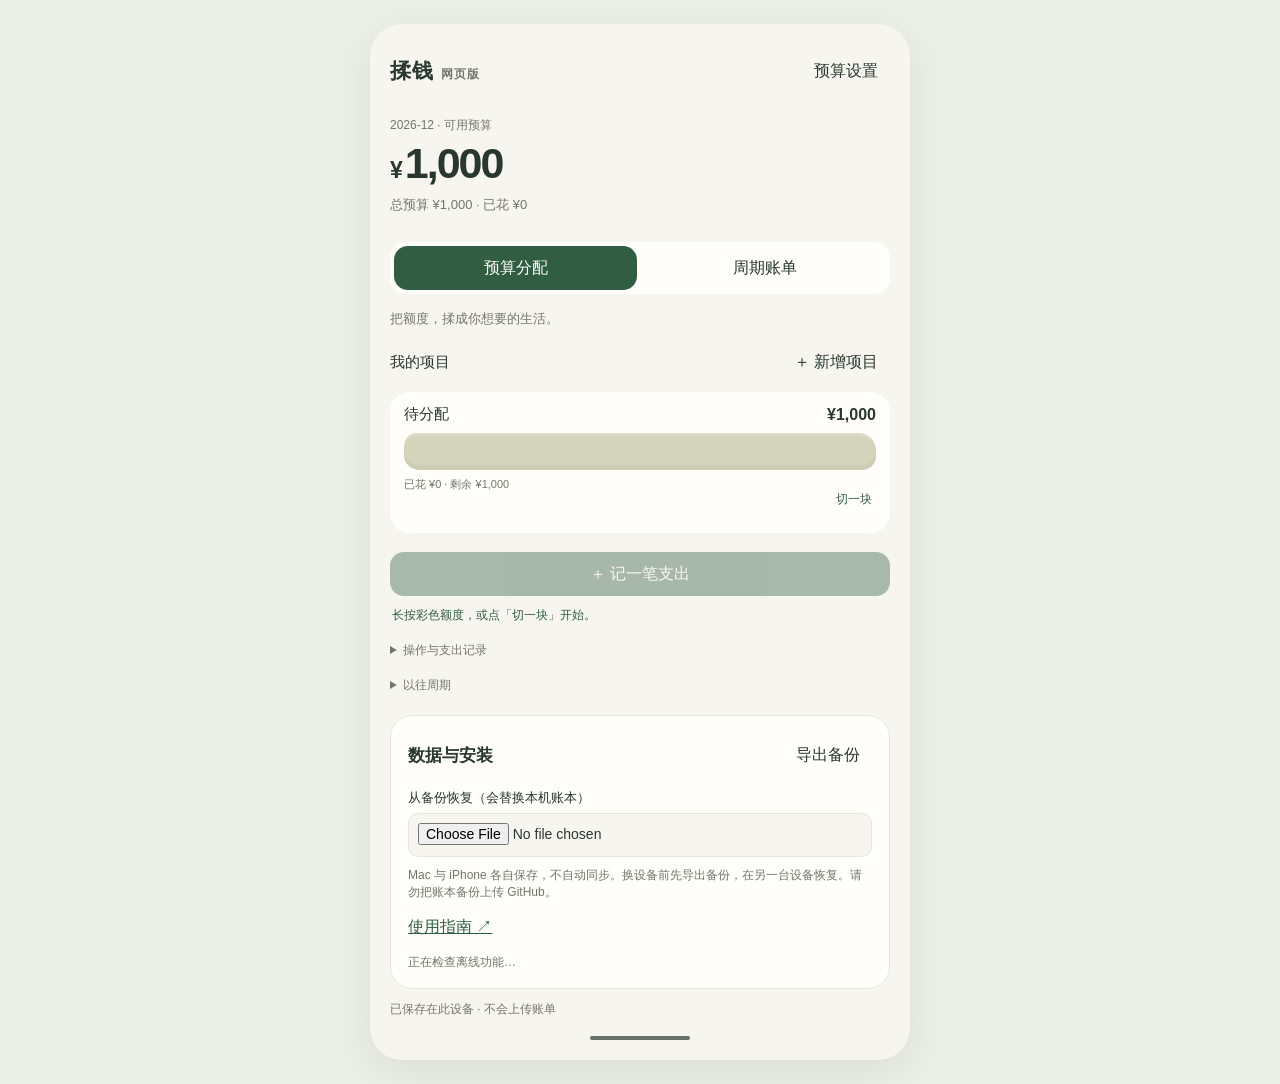
<file: index.html>
<!doctype html>
<html lang="zh-CN"><head><meta charset="utf-8"><meta name="viewport" content="width=device-width,initial-scale=1,viewport-fit=cover"><meta name="theme-color" content="#315d43"><meta name="apple-mobile-web-app-capable" content="yes"><meta name="apple-mobile-web-app-status-bar-style" content="default"><meta name="apple-mobile-web-app-title" content="揉钱"><meta name="description" content="亲手挪动预算，让每笔支出有去处。"><title>揉钱 · 预算规划</title><link rel="manifest" href="./manifest.webmanifest"><link rel="icon" href="./icon-192.png"><link rel="apple-touch-icon" href="./apple-touch-icon.png"><link rel="stylesheet" href="./style.css"></head><body><div id="budget-dough-reports" >

<div class="phone">
<div class="top"><div class="brand">揉钱 <span class="micro">网页版</span></div><button type="button" id="bd-settings" class="cursor-interaction" aria-label="设置预算">预算设置</button></div>
<section class="hero"><div class="micro" id="bd-period">本月 · 可用预算</div><div class="balance"><span>¥</span><b id="bd-balance">1,000</b></div><div class="summary" id="bd-summary"></div></section>
<div class="switcher"><button type="button" id="bd-plan-tab" aria-pressed="true">预算分配</button><button type="button" id="bd-report-tab" aria-pressed="false">周期账单</button></div>
<section id="bd-report" hidden><label class="micro" for="bd-report-period">查看周期</label><select id="bd-report-period"></select><div id="bd-report-summary"></div><div class="micro">同一项目内，备注完全相同才合并；无备注逐笔展示。</div><div id="bd-report-items"></div><details class="micro"><summary style="padding:12px 0">比较口径</summary>比较实际支出，不比较预算额度。仅比较相同规划周期（月对月、周对周）；均值使用该项目存在的历史已结束周期，包含零支出，不含所选周期。至少两期才显示多期均值。新建项目不与旧同名项目混算。</details></section>
<div id="bd-plan">
<div id="bd-config" class="sheet" hidden><div class="row"><h3>预算设置</h3><button type="button" data-close="bd-config">关闭</button></div><label for="bd-cycle">规划周期</label><select id="bd-cycle"><option value="month">每月</option><option value="week">每周</option></select><label for="bd-total">总预算（元）</label><input id="bd-total" type="number" min="0.01" step="0.01" inputmode="decimal"><label for="bd-scope">应用到</label><select id="bd-scope"><option value="current">当前周期（保留已发生支出）</option><option value="next">新周期（支出从零开始）</option></select><button type="button" class="primary" id="bd-nextconfig">下一步：分配项目额度</button><div id="bd-allocation" hidden><div class="micro" style="margin-top:14px">各项目由你分配；未分配的额度留在待分配。</div><div id="bd-allocation-fields"></div><div id="bd-allocation-status" class="notice" aria-live="polite"></div><button type="button" id="bd-clearallocation">先把剩余额度全部留在待分配</button><button type="button" class="primary" id="bd-saveconfig">保存本次分配</button></div><div id="bd-configerror" role="alert" class="error"></div></div>
<div class="row"><p class="caption">把额度，揉成你想要的生活。</p></div>
<div class="row" style="margin-bottom:8px"><span class="name">我的项目</span><button type="button" id="bd-newcat">＋ 新增项目</button></div>
<section id="bd-create" class="sheet" hidden><div class="row"><h3>新增项目</h3><button type="button" data-close="bd-create">取消</button></div><label for="bd-newname">项目名称</label><input id="bd-newname" maxlength="20" required placeholder="例如：宠物、旅行、咖啡"><label for="bd-newamount">初始额度（元）</label><input id="bd-newamount" type="number" min="0" step="0.01" value="0" inputmode="decimal"><div class="micro">从待分配转入，也可以先设为 0，稍后拖入额度。</div><button type="button" id="bd-create-submit" class="primary cursor-interaction">创建项目</button><div id="bd-createerror" class="error" role="alert"></div></section>
<div id="bd-delete" class="sheet" hidden><h3>删除项目</h3><p id="bd-deletemessage" class="micro"></p><div class="row"><button type="button" data-close="bd-delete">取消</button><button type="button" id="bd-confirmdelete">确认删除</button></div></div>
<div id="bd-buckets"></div><div id="bd-archivedspent" class="micro"></div>
<div class="footer"><button type="button" id="bd-add" class="primary cursor-interaction">＋ 记一笔支出</button></div>
<section id="bd-expense" class="sheet" hidden><div class="row"><h3>记一笔</h3><button type="button" data-close="bd-expense">关闭</button></div><label for="bd-category">分类</label><select id="bd-category"></select><label for="bd-cost">金额（元）</label><input id="bd-cost" type="number" min="0.01" step="0.01" required inputmode="decimal" placeholder="0.00"><label for="bd-note">备注（选填）</label><input id="bd-note" maxlength="40" placeholder="例如：晚餐食材"><button class="primary" type="button" id="bd-expense-submit">保存支出</button><div class="error" role="alert" id="bd-expenseerror"></div></section>
<div id="bd-notice" class="notice" aria-live="polite"></div>
<details><summary class="micro" style="padding:9px 0">操作与支出记录</summary><div id="bd-history"></div></details>
<details><summary class="micro" style="padding:9px 0">以往周期</summary><div id="bd-periodhistory"></div></details></div><section class="sheet" id="bd-tools"><div class="row"><h3>数据与安装</h3><button type="button" id="bd-export">导出备份</button></div><label for="bd-import">从备份恢复（会替换本机账本）</label><input id="bd-import" type="file" accept=".json,application/json"><div class="micro" style="margin-top:10px">Mac 与 iPhone 各自保存，不自动同步。换设备前先导出备份，在另一台设备恢复。请勿把账本备份上传 GitHub。</div><a href="./GUIDE.html" target="_blank" rel="noopener">使用指南 ↗</a><div id="bd-offline" class="micro" role="status">正在检查离线功能…</div></section><div class="micro" id="bd-storage" style="margin-top:10px"></div><div class="homebar"></div>
</div>

</div>
<noscript>请启用 JavaScript 以使用本地账本。</noscript><script src="./app.js"></script></body></html>
</file>
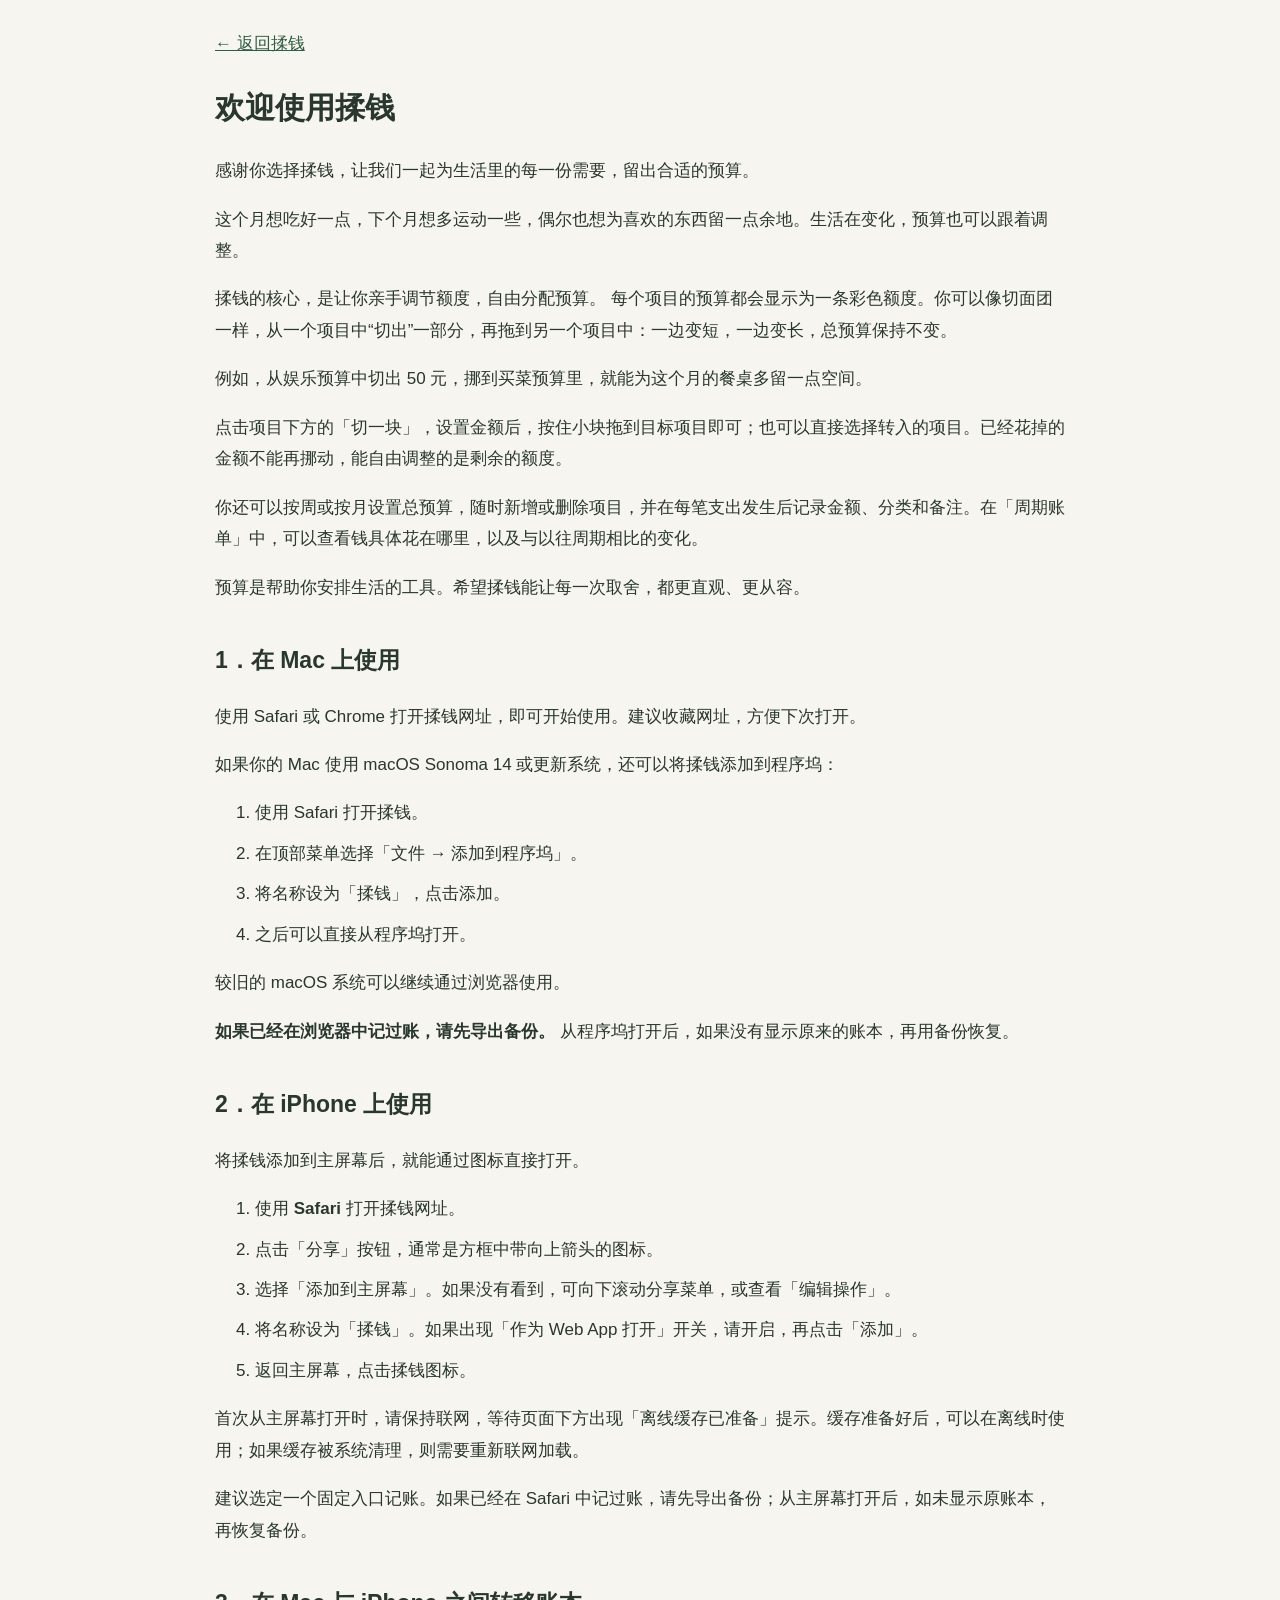
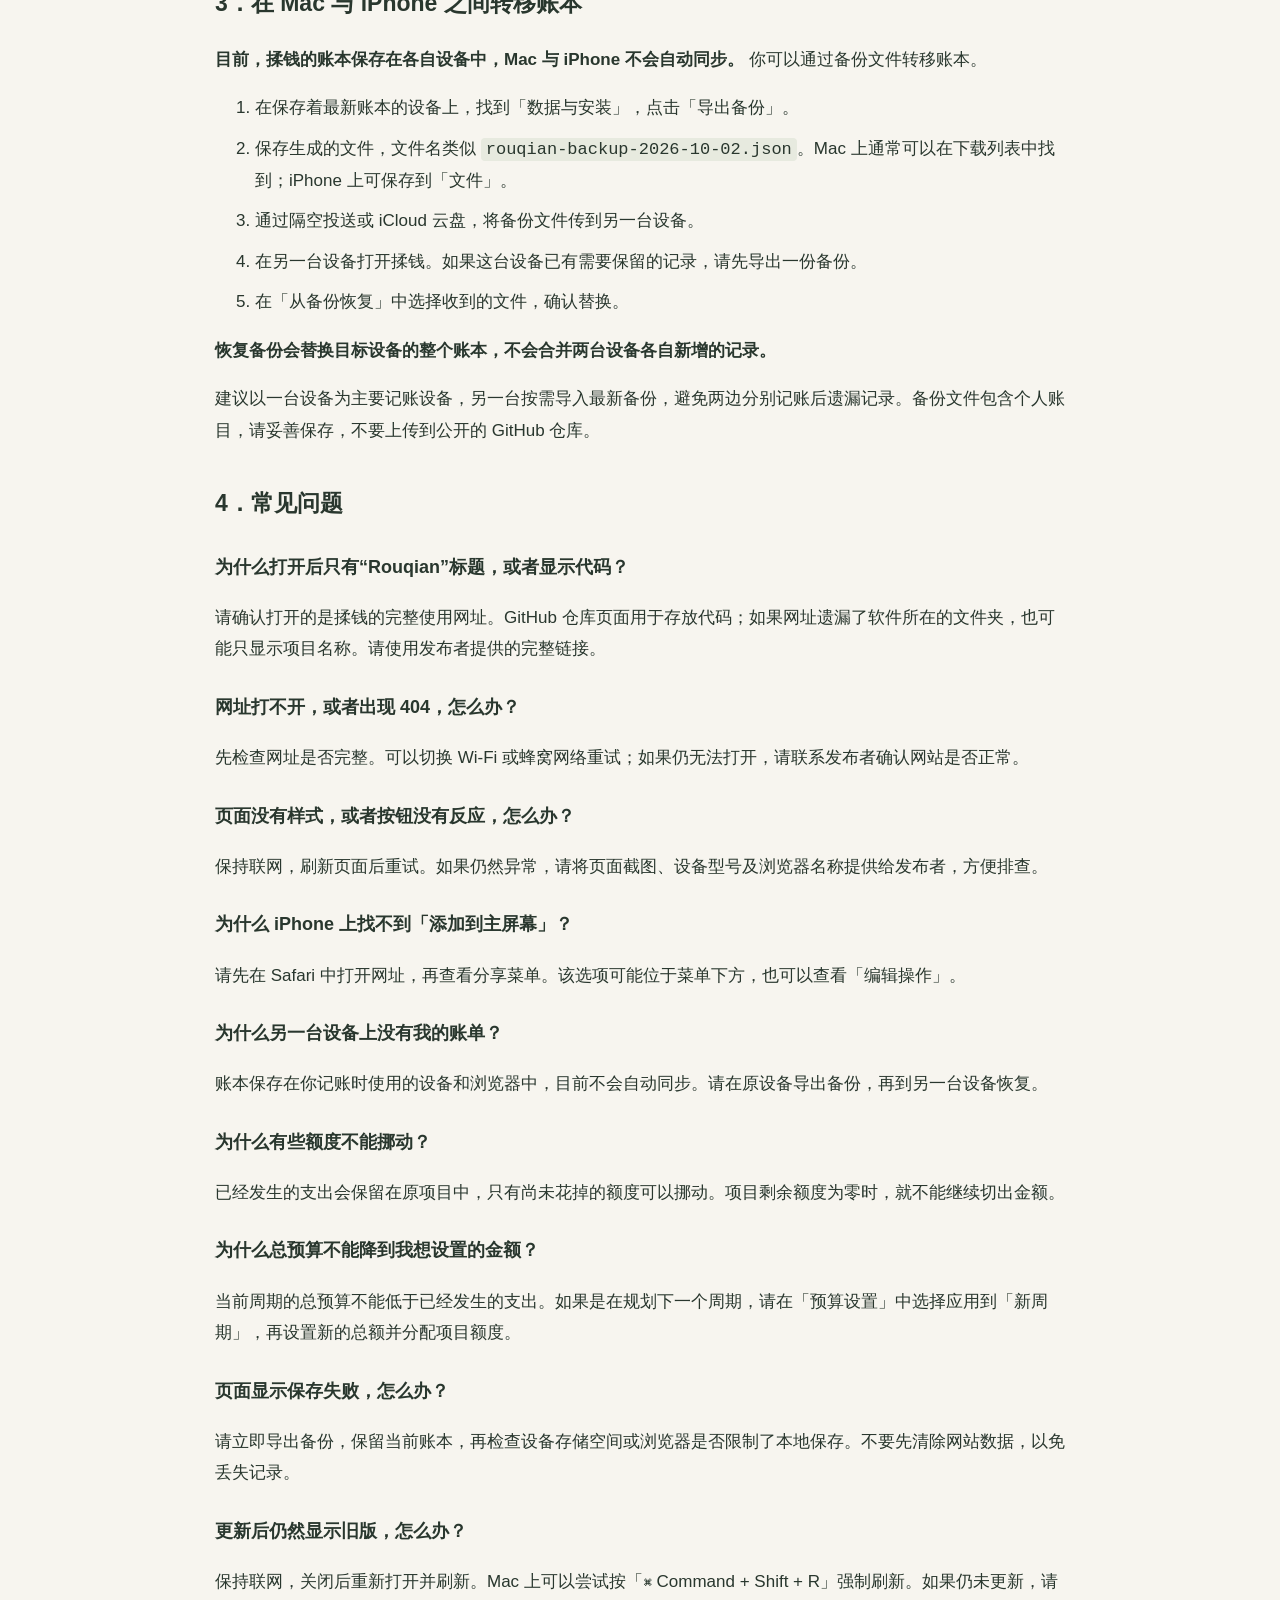
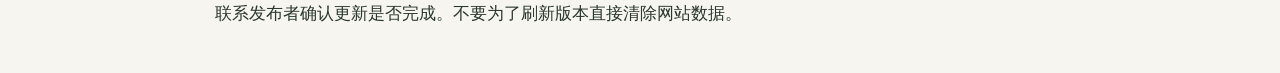
<file: GUIDE.html>
<!doctype html>
<html lang="zh-CN"><head><meta charset="utf-8"><meta name="viewport" content="width=device-width,initial-scale=1"><title>揉钱 · 使用指南</title>
<style>body{font:17px/1.85 -apple-system,BlinkMacSystemFont,"PingFang SC",sans-serif;background:#f7f5ef;color:#29372e;margin:0;padding:28px}main{max-width:850px;margin:auto}h1{font-size:30px}h2{font-size:23px;margin-top:36px}h3{font-size:18px;margin-top:26px}code{background:#e7eadf;padding:2px 5px;border-radius:4px;overflow-wrap:anywhere}a{color:#315d43}li{margin:9px 0}@media(max-width:480px){body{padding:22px 18px}h1{font-size:28px}}</style></head><body><main>
<a href="./index.html">← 返回揉钱</a>
<h1>欢迎使用揉钱</h1>
<p>感谢你选择揉钱，让我们一起为生活里的每一份需要，留出合适的预算。</p>
<p>这个月想吃好一点，下个月想多运动一些，偶尔也想为喜欢的东西留一点余地。生活在变化，预算也可以跟着调整。</p>
<p>揉钱的核心，是让你亲手调节额度，自由分配预算。 每个项目的预算都会显示为一条彩色额度。你可以像切面团一样，从一个项目中“切出”一部分，再拖到另一个项目中：一边变短，一边变长，总预算保持不变。</p>
<p>例如，从娱乐预算中切出 50 元，挪到买菜预算里，就能为这个月的餐桌多留一点空间。</p>
<p>点击项目下方的「切一块」，设置金额后，按住小块拖到目标项目即可；也可以直接选择转入的项目。已经花掉的金额不能再挪动，能自由调整的是剩余的额度。</p>
<p>你还可以按周或按月设置总预算，随时新增或删除项目，并在每笔支出发生后记录金额、分类和备注。在「周期账单」中，可以查看钱具体花在哪里，以及与以往周期相比的变化。</p>
<p>预算是帮助你安排生活的工具。希望揉钱能让每一次取舍，都更直观、更从容。</p>
<h2>1．在 Mac 上使用</h2>
<p>使用 Safari 或 Chrome 打开揉钱网址，即可开始使用。建议收藏网址，方便下次打开。</p>
<p>如果你的 Mac 使用 macOS Sonoma 14 或更新系统，还可以将揉钱添加到程序坞：</p>
<ol><li>使用 Safari 打开揉钱。</li><li>在顶部菜单选择「文件 → 添加到程序坞」。</li><li>将名称设为「揉钱」，点击添加。</li><li>之后可以直接从程序坞打开。</li></ol>
<p>较旧的 macOS 系统可以继续通过浏览器使用。</p>
<p><strong>如果已经在浏览器中记过账，请先导出备份。</strong> 从程序坞打开后，如果没有显示原来的账本，再用备份恢复。</p>
<h2>2．在 iPhone 上使用</h2>
<p>将揉钱添加到主屏幕后，就能通过图标直接打开。</p>
<ol><li>使用 <strong>Safari</strong> 打开揉钱网址。</li><li>点击「分享」按钮，通常是方框中带向上箭头的图标。</li><li>选择「添加到主屏幕」。如果没有看到，可向下滚动分享菜单，或查看「编辑操作」。</li><li>将名称设为「揉钱」。如果出现「作为 Web App 打开」开关，请开启，再点击「添加」。</li><li>返回主屏幕，点击揉钱图标。</li></ol>
<p>首次从主屏幕打开时，请保持联网，等待页面下方出现「离线缓存已准备」提示。缓存准备好后，可以在离线时使用；如果缓存被系统清理，则需要重新联网加载。</p>
<p>建议选定一个固定入口记账。如果已经在 Safari 中记过账，请先导出备份；从主屏幕打开后，如未显示原账本，再恢复备份。</p>
<h2>3．在 Mac 与 iPhone 之间转移账本</h2>
<p><strong>目前，揉钱的账本保存在各自设备中，Mac 与 iPhone 不会自动同步。</strong> 你可以通过备份文件转移账本。</p>
<ol><li>在保存着最新账本的设备上，找到「数据与安装」，点击「导出备份」。</li><li>保存生成的文件，文件名类似 <code>rouqian-backup-2026-10-02.json</code>。Mac 上通常可以在下载列表中找到；iPhone 上可保存到「文件」。</li><li>通过隔空投送或 iCloud 云盘，将备份文件传到另一台设备。</li><li>在另一台设备打开揉钱。如果这台设备已有需要保留的记录，请先导出一份备份。</li><li>在「从备份恢复」中选择收到的文件，确认替换。</li></ol>
<p><strong>恢复备份会替换目标设备的整个账本，不会合并两台设备各自新增的记录。</strong></p>
<p>建议以一台设备为主要记账设备，另一台按需导入最新备份，避免两边分别记账后遗漏记录。备份文件包含个人账目，请妥善保存，不要上传到公开的 GitHub 仓库。</p>
<h2>4．常见问题</h2>
<h3>为什么打开后只有“Rouqian”标题，或者显示代码？</h3>
<p>请确认打开的是揉钱的完整使用网址。GitHub 仓库页面用于存放代码；如果网址遗漏了软件所在的文件夹，也可能只显示项目名称。请使用发布者提供的完整链接。</p>
<h3>网址打不开，或者出现 404，怎么办？</h3>
<p>先检查网址是否完整。可以切换 Wi-Fi 或蜂窝网络重试；如果仍无法打开，请联系发布者确认网站是否正常。</p>
<h3>页面没有样式，或者按钮没有反应，怎么办？</h3>
<p>保持联网，刷新页面后重试。如果仍然异常，请将页面截图、设备型号及浏览器名称提供给发布者，方便排查。</p>
<h3>为什么 iPhone 上找不到「添加到主屏幕」？</h3>
<p>请先在 Safari 中打开网址，再查看分享菜单。该选项可能位于菜单下方，也可以查看「编辑操作」。</p>
<h3>为什么另一台设备上没有我的账单？</h3>
<p>账本保存在你记账时使用的设备和浏览器中，目前不会自动同步。请在原设备导出备份，再到另一台设备恢复。</p>
<h3>为什么有些额度不能挪动？</h3>
<p>已经发生的支出会保留在原项目中，只有尚未花掉的额度可以挪动。项目剩余额度为零时，就不能继续切出金额。</p>
<h3>为什么总预算不能降到我想设置的金额？</h3>
<p>当前周期的总预算不能低于已经发生的支出。如果是在规划下一个周期，请在「预算设置」中选择应用到「新周期」，再设置新的总额并分配项目额度。</p>
<h3>页面显示保存失败，怎么办？</h3>
<p>请立即导出备份，保留当前账本，再检查设备存储空间或浏览器是否限制了本地保存。不要先清除网站数据，以免丢失记录。</p>
<h3>更新后仍然显示旧版，怎么办？</h3>
<p>保持联网，关闭后重新打开并刷新。Mac 上可以尝试按「⌘ Command + Shift + R」强制刷新。如果仍未更新，请联系发布者确认更新是否完成。不要为了刷新版本直接清除网站数据。</p>
</main></body></html>
</file>
<file: style.css>
#budget-dough-reports{--paper:#f7f5ef;--panel:#fffefa;--ink:#29372e;--muted:#72776b;--line:#e6e7dc;--green:#315d43;--inverse:#fffef7;font-family:-apple-system,BlinkMacSystemFont,"PingFang SC",sans-serif;color:var(--ink);padding:18px 8px;position:relative}
#budget-dough-reports *{box-sizing:border-box}#budget-dough-reports .phone{background:var(--paper);max-width:410px;margin:auto;border-radius:32px;padding:25px 20px 20px;box-shadow:0 12px 45px #00000012;position:relative}
#budget-dough-reports button,#budget-dough-reports input,#budget-dough-reports select{font:inherit;color:inherit}#budget-dough-reports button{border:0;min-height:44px;background:transparent;padding:8px 12px;border-radius:14px;touch-action:manipulation}#budget-dough-reports button:disabled{opacity:.4}#budget-dough-reports .top,#budget-dough-reports .row{display:flex;justify-content:space-between;align-items:center;gap:10px}#budget-dough-reports .brand{font-size:21px;font-weight:650;letter-spacing:1px}#budget-dough-reports .micro{font-size:12px;color:var(--muted)}#budget-dough-reports .hero{padding:24px 0 20px}#budget-dough-reports .balance{font-size:43px;font-weight:600;letter-spacing:-2px;font-variant-numeric:tabular-nums;margin:5px 0 8px}#budget-dough-reports .balance span{font-size:23px;margin-right:4px}#budget-dough-reports .summary{font-size:13px;color:var(--muted)}#budget-dough-reports .caption{font-size:13px;margin:0 0 12px;color:var(--muted)}#budget-dough-reports .bucket{padding:13px 14px 12px;background:var(--panel);border-radius:20px;margin-bottom:9px;transition:background .2s,transform .25s;position:relative}#budget-dough-reports .bucket.target{outline:2px solid var(--green);transform:scale(1.015)}#budget-dough-reports .bucket.source{box-shadow:inset 0 0 0 1px var(--line)}#budget-dough-reports .name{overflow-wrap:anywhere;min-width:0;font-size:15px;font-weight:550}#budget-dough-reports .amount{font-size:16px;font-weight:600;font-variant-numeric:tabular-nums}#budget-dough-reports .track{height:37px;position:relative;margin:9px 0 7px;touch-action:pan-y}#budget-dough-reports .dough{height:37px;border-radius:13px 17px 14px 15px;background:var(--clay);position:absolute;left:0;top:0;min-height:0;transition:width .55s cubic-bezier(.2,.9,.3,1.2);box-shadow:inset 0 -5px 0 #00000009,inset 0 3px 0 #ffffff24;overflow:hidden}#budget-dough-reports .spent{height:100%;background:var(--panel);opacity:.64;position:absolute;left:0;top:0}#budget-dough-reports .cutmark{position:absolute;top:0;height:100%;border-left:3px dashed var(--panel)}#budget-dough-reports .under{flex-wrap:wrap;display:flex;justify-content:space-between;font-size:11px;color:var(--muted);gap:4px}#budget-dough-reports .under button{font-size:12px;min-height:28px;padding:0 4px;color:var(--green)}#budget-dough-reports .cutbox{border-top:1px solid var(--line);padding-top:10px;margin-top:10px}#budget-dough-reports .cutbox input[type=range]{width:100%;accent-color:var(--green);height:30px}#budget-dough-reports input[type=number]{width:100px;border:1px solid var(--line);background:var(--paper);border-radius:10px;padding:8px;font-size:16px}#budget-dough-reports .piece{background:var(--clay);box-shadow:inset 0 -4px 0 #00000010;border-radius:15px 13px 17px 12px;touch-action:none;font-weight:600;color:#233326;min-width:64px}#budget-dough-reports .dragrow{display:flex;align-items:center;gap:8px;justify-content:space-between;margin-top:4px}#budget-dough-reports .primary{background:var(--green);color:var(--inverse);width:100%;font-weight:550}#budget-dough-reports .footer{padding-top:10px}#budget-dough-reports .ghost{position:absolute;z-index:20;pointer-events:none;transform:translate(-50%,-50%) rotate(-7deg);height:42px;display:flex;align-items:center;justify-content:center;color:#233326;border-radius:15px;background:var(--clay);box-shadow:0 8px 18px #00000020;font-weight:600}#budget-dough-reports .notice{font-size:12px;min-height:37px;padding:10px 2px 0;color:var(--green);line-height:1.5}#budget-dough-reports .notice button{min-height:25px;padding:0 7px;text-decoration:underline}#budget-dough-reports .sheet{background:var(--panel);padding:17px;border-radius:22px;margin:12px 0;border:1px solid var(--line)}#budget-dough-reports .sheet h3{font-size:17px;margin:0}#budget-dough-reports .sheet label{display:block;font-size:13px;margin:12px 0 6px}#budget-dough-reports .sheet input,#budget-dough-reports .sheet select{width:100%;min-height:44px;padding:9px;border:1px solid var(--line);background:var(--paper);border-radius:10px;font-size:16px}#budget-dough-reports .sheet .primary{margin-top:14px}#budget-dough-reports .error{font-size:12px;color:#a43428;padding-top:8px}#budget-dough-reports .ledger{font-size:12px;padding:10px 0;border-bottom:1px solid var(--line)}#budget-dough-reports .homebar{width:100px;height:4px;background:var(--ink);opacity:.7;border-radius:4px;margin:18px auto 0}#budget-dough-reports [hidden]{display:none!important}@media(prefers-reduced-motion:reduce){#budget-dough-reports *{transition:none!important;animation:none!important}}@media(max-width:360px){#budget-dough-reports{padding:8px 0}#budget-dough-reports .phone{padding:20px 12px;border-radius:24px}#budget-dough-reports .balance{font-size:38px}}

#budget-dough-reports .switcher{display:flex;gap:6px;margin:8px 0 16px;background:var(--panel);border-radius:16px;padding:4px}#budget-dough-reports .switcher button{flex:1}#budget-dough-reports .switcher button[aria-pressed=true]{background:var(--green);color:var(--inverse)}
#budget-dough-reports .report-card{background:var(--panel);border-radius:20px;padding:16px;margin:12px 0}#budget-dough-reports .report-card summary{font-size:14px;padding:10px 0;overflow-wrap:anywhere}#budget-dough-reports .report-stat{font-size:27px;font-weight:600;margin:8px 0}#budget-dough-reports .comparison{font-size:12px;line-height:1.7;color:var(--muted);margin:8px 0}#budget-dough-reports .delta-up{color:#955028}#budget-dough-reports .delta-down{color:var(--green)}#budget-dough-reports .detail-row{display:flex;justify-content:space-between;gap:12px;padding:8px 0;font-size:12px;border-bottom:1px solid var(--line)}#budget-dough-reports .detail-row span:first-child{overflow-wrap:anywhere;min-width:0;white-space:pre-wrap}#budget-dough-reports .detail-row span:last-child{white-space:nowrap}#budget-dough-reports .spend-track{height:8px;background:var(--line);border-radius:5px;overflow:hidden}#budget-dough-reports .spend-track div{height:100%;background:var(--green);border-radius:5px}#budget-dough-reports #bd-report-period{width:100%;padding:10px;background:var(--panel);border:1px solid var(--line);border-radius:12px;font-size:16px;margin:8px 0}

html{background:#ecefe7;color-scheme:light}body{margin:0}button,a,select,summary{cursor:pointer}button:focus-visible,input:focus-visible,select:focus-visible,a:focus-visible{outline:3px solid #628969;outline-offset:3px}#budget-dough-reports{padding:24px 10px max(24px,env(safe-area-inset-bottom))}#budget-dough-reports .phone{max-width:540px}#budget-dough-reports .sheet input,#budget-dough-reports .sheet select{box-sizing:border-box}#budget-dough-reports button{min-height:44px}#budget-dough-reports .under button{min-height:44px}#budget-dough-reports a{color:var(--green);display:inline-block;margin:16px 0}#bd-tools input[type=file]{font-size:14px;height:auto;max-width:100%}#budget-dough-reports .row{flex-wrap:wrap}#budget-dough-reports .amount{white-space:nowrap}#budget-dough-reports .report-card{overflow-wrap:anywhere}@media(max-width:560px){html{background:#f7f5ef}#budget-dough-reports{padding:0 0 env(safe-area-inset-bottom)}#budget-dough-reports .phone{box-shadow:none;border-radius:0;padding:22px 16px}#budget-dough-reports input,#budget-dough-reports select{font-size:16px}}
</file>
